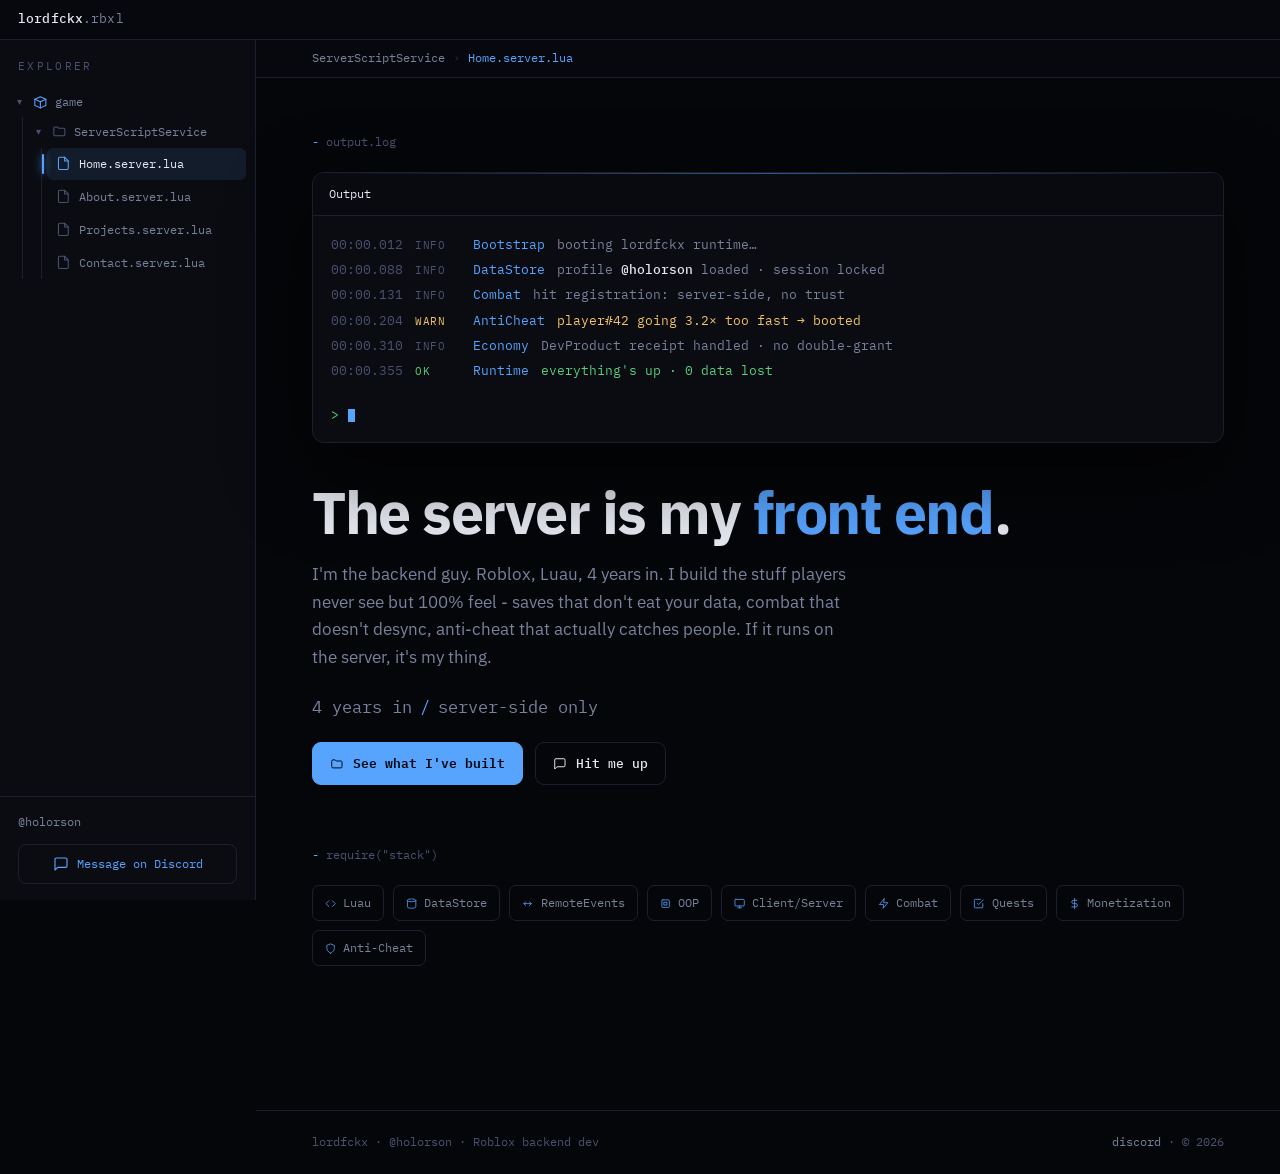
<file: index.html>
<!DOCTYPE html>
<html lang="en">
<head>
  <meta charset="UTF-8">
  <meta name="viewport" content="width=device-width, initial-scale=1.0">
  <title>lordfckx - Roblox Luau Developer | Full-Stack</title>
  <meta name="description" content="Portfolio site of a Roblox scripter. Backend systems, client features, live demo videos.">
  <meta property="og:title" content="lordfckx - Roblox Luau Developer | Full-Stack">
  <meta property="og:description" content="Portfolio site of a Roblox scripter. Backend systems, client features, live demo videos.">
  <meta property="og:url" content="https://lordfckx.github.io/">
  <meta property="og:type" content="website">
  <link rel="icon" href="/favicon.svg" type="image/svg+xml">
  <link rel="preconnect" href="https://fonts.googleapis.com">
  <link rel="preconnect" href="https://fonts.gstatic.com" crossorigin>
  <link href="https://fonts.googleapis.com/css2?family=IBM+Plex+Sans:wght@400;500;600;700&family=IBM+Plex+Mono:wght@400;500;600&display=swap" rel="stylesheet">
  <link rel="stylesheet" href="/styles.css">
</head>
<body>

  <header class="titlebar">
    <button class="titlebar__menu" aria-label="Toggle Explorer">
      <svg class="ic" viewBox="0 0 24 24" style="width:1.1rem;height:1.1rem"><line x1="3" y1="6" x2="21" y2="6"/><line x1="3" y1="12" x2="21" y2="12"/><line x1="3" y1="18" x2="21" y2="18"/></svg>
      Explorer
    </button>
    <div class="titlebar__file"><b>lordfckx</b>.rbxl</div>
  </header>

  <div class="shell">

    <aside class="explorer" id="explorer">
      <div class="explorer__head">Explorer</div>
      <nav class="tree">
        <div class="tree__row tree__row--root"><span class="tw">▾</span>
          <svg class="ic" viewBox="0 0 24 24"><path d="M3 7l9-4 9 4-9 4-9-4z"/><path d="M3 7v10l9 4 9-4V7"/><path d="M12 11v10"/></svg> game</div>
        <div class="tree__group">
          <div class="tree__row"><span class="tw">▾</span>
            <svg class="ic" viewBox="0 0 24 24"><path d="M3 7a2 2 0 0 1 2-2h4l2 2h8a2 2 0 0 1 2 2v8a2 2 0 0 1-2 2H5a2 2 0 0 1-2-2z"/></svg> ServerScriptService</div>
          <div class="tree__group">
            <a class="tree__item is-active" href="/">
              <svg class="ic" viewBox="0 0 24 24"><path d="M14 2H6a2 2 0 0 0-2 2v16a2 2 0 0 0 2 2h12a2 2 0 0 0 2-2V8z"/><path d="M14 2v6h6"/></svg> Home.server.lua</a>
            <a class="tree__item" href="/about/">
              <svg class="ic" viewBox="0 0 24 24"><path d="M14 2H6a2 2 0 0 0-2 2v16a2 2 0 0 0 2 2h12a2 2 0 0 0 2-2V8z"/><path d="M14 2v6h6"/></svg> About.server.lua</a>
            <a class="tree__item" href="/projects/">
              <svg class="ic" viewBox="0 0 24 24"><path d="M14 2H6a2 2 0 0 0-2 2v16a2 2 0 0 0 2 2h12a2 2 0 0 0 2-2V8z"/><path d="M14 2v6h6"/></svg> Projects.server.lua</a>
            <a class="tree__item" href="/contact/">
              <svg class="ic" viewBox="0 0 24 24"><path d="M14 2H6a2 2 0 0 0-2 2v16a2 2 0 0 0 2 2h12a2 2 0 0 0 2-2V8z"/><path d="M14 2v6h6"/></svg> Contact.server.lua</a>
          </div>
        </div>
      </nav>
      <div class="explorer__foot">
        <div class="who">@holorson</div>
        <a class="msg" href="https://discord.com/users/856118993508106252" target="_blank" rel="noopener">
          <svg class="ic" viewBox="0 0 24 24" style="width:1rem;height:1rem"><path d="M21 15a2 2 0 0 1-2 2H7l-4 4V5a2 2 0 0 1 2-2h14a2 2 0 0 1 2 2z"/></svg>
          Message on Discord
        </a>
      </div>
    </aside>
    <div class="scrim" id="scrim"></div>

    <div class="stage">
      <div class="pathtab"><b>ServerScriptService</b> <span class="sep">›</span> <span class="cur">Home.server.lua</span></div>

      <div class="stage__inner">
        <section class="block">
          <p class="kicker">output.log</p>

          <div class="console">
            <div class="console__bar">
              <span class="name">Output</span>
            </div>
            <div class="console__body" id="log">
              <div class="log"><span class="t">00:00.012</span><span class="lv lv-info">info</span><span class="src">Bootstrap</span><span class="msg">booting lordfckx runtime…</span></div>
              <div class="log"><span class="t">00:00.088</span><span class="lv lv-info">info</span><span class="src">DataStore</span><span class="msg">profile <b>@holorson</b> loaded · session locked</span></div>
              <div class="log"><span class="t">00:00.131</span><span class="lv lv-info">info</span><span class="src">Combat</span><span class="msg">hit registration: server-side, no trust</span></div>
              <div class="log log--warn"><span class="t">00:00.204</span><span class="lv lv-warn">warn</span><span class="src">AntiCheat</span><span class="msg">player#42 going 3.2× too fast → booted</span></div>
              <div class="log"><span class="t">00:00.310</span><span class="lv lv-info">info</span><span class="src">Economy</span><span class="msg">DevProduct receipt handled · no double-grant</span></div>
              <div class="log log--ok"><span class="t">00:00.355</span><span class="lv lv-ok">ok</span><span class="src">Runtime</span><span class="msg">everything's up · 0 data lost</span></div>
            </div>
            <div class="console__cmd"><span class="pr">&gt;</span> <span class="caret"></span></div>
          </div>

          <div class="statement reveal">
            <h1 class="title">The server is my <em>front end</em>.</h1>
            <p>I'm the backend guy. Roblox, Luau, <span data-years-from="2022">4</span> years in. I build the stuff players never see but 100% feel - saves that don't eat your data, combat that doesn't desync, anti-cheat that actually catches people. If it runs on the server, it's my thing.</p>
            <p class="spec"><b><span data-years-from="2022">4</span> years in</b><span class="d">/</span><b>server-side only</b></p>
            <div class="cta">
              <a class="btn btn--primary" href="/projects/">
                <svg class="ic" viewBox="0 0 24 24"><path d="M3 7a2 2 0 0 1 2-2h4l2 2h8a2 2 0 0 1 2 2v8a2 2 0 0 1-2 2H5a2 2 0 0 1-2-2z"/></svg>
                See what I've built
              </a>
              <a class="btn btn--ghost" href="https://discord.com/users/856118993508106252" target="_blank" rel="noopener">
                <svg class="ic" viewBox="0 0 24 24"><path d="M21 15a2 2 0 0 1-2 2H7l-4 4V5a2 2 0 0 1 2-2h14a2 2 0 0 1 2 2z"/></svg>
                Hit me up
              </a>
            </div>
          </div>
        </section>

        <section class="stack reveal">
          <p class="kicker">require("stack")</p>
          <div class="stack__grid">
            <span class="chip"><svg class="ic" viewBox="0 0 24 24"><polyline points="16 18 22 12 16 6"/><polyline points="8 6 2 12 8 18"/></svg> Luau</span>
            <span class="chip"><svg class="ic" viewBox="0 0 24 24"><ellipse cx="12" cy="5" rx="9" ry="3"/><path d="M3 5v14c0 1.66 4 3 9 3s9-1.34 9-3V5"/></svg> DataStore</span>
            <span class="chip"><svg class="ic" viewBox="0 0 24 24"><path d="M4 12h16M8 8l-4 4 4 4M16 8l4 4-4 4"/></svg> RemoteEvents</span>
            <span class="chip"><svg class="ic" viewBox="0 0 24 24"><rect x="4" y="4" width="16" height="16" rx="2"/><rect x="9" y="9" width="6" height="6"/></svg> OOP</span>
            <span class="chip"><svg class="ic" viewBox="0 0 24 24"><rect x="2" y="3" width="20" height="14" rx="2"/><path d="M8 21h8M12 17v4"/></svg> Client/Server</span>
            <span class="chip"><svg class="ic" viewBox="0 0 24 24"><polygon points="13 2 3 14 12 14 11 22 21 10 12 10 13 2"/></svg> Combat</span>
            <span class="chip"><svg class="ic" viewBox="0 0 24 24"><path d="M9 11l3 3L22 4"/><path d="M21 12v7a2 2 0 0 1-2 2H5a2 2 0 0 1-2-2V5a2 2 0 0 1 2-2h11"/></svg> Quests</span>
            <span class="chip"><svg class="ic" viewBox="0 0 24 24"><line x1="12" y1="1" x2="12" y2="23"/><path d="M17 5H9.5a3.5 3.5 0 0 0 0 7h5a3.5 3.5 0 0 1 0 7H6"/></svg> Monetization</span>
            <span class="chip"><svg class="ic" viewBox="0 0 24 24"><path d="M12 22s8-4 8-10V5l-8-3-8 3v7c0 6 8 10 8 10z"/></svg> Anti-Cheat</span>
          </div>
        </section>
      </div>

      <footer class="foot">
        <span>lordfckx · @holorson · Roblox backend dev</span>
        <span><a href="https://discord.com/users/856118993508106252" target="_blank" rel="noopener">discord</a> · © <span data-year>2026</span></span>
      </footer>
    </div>
  </div>

  <script src="/app.js"></script>
</body>
</html>
</file>
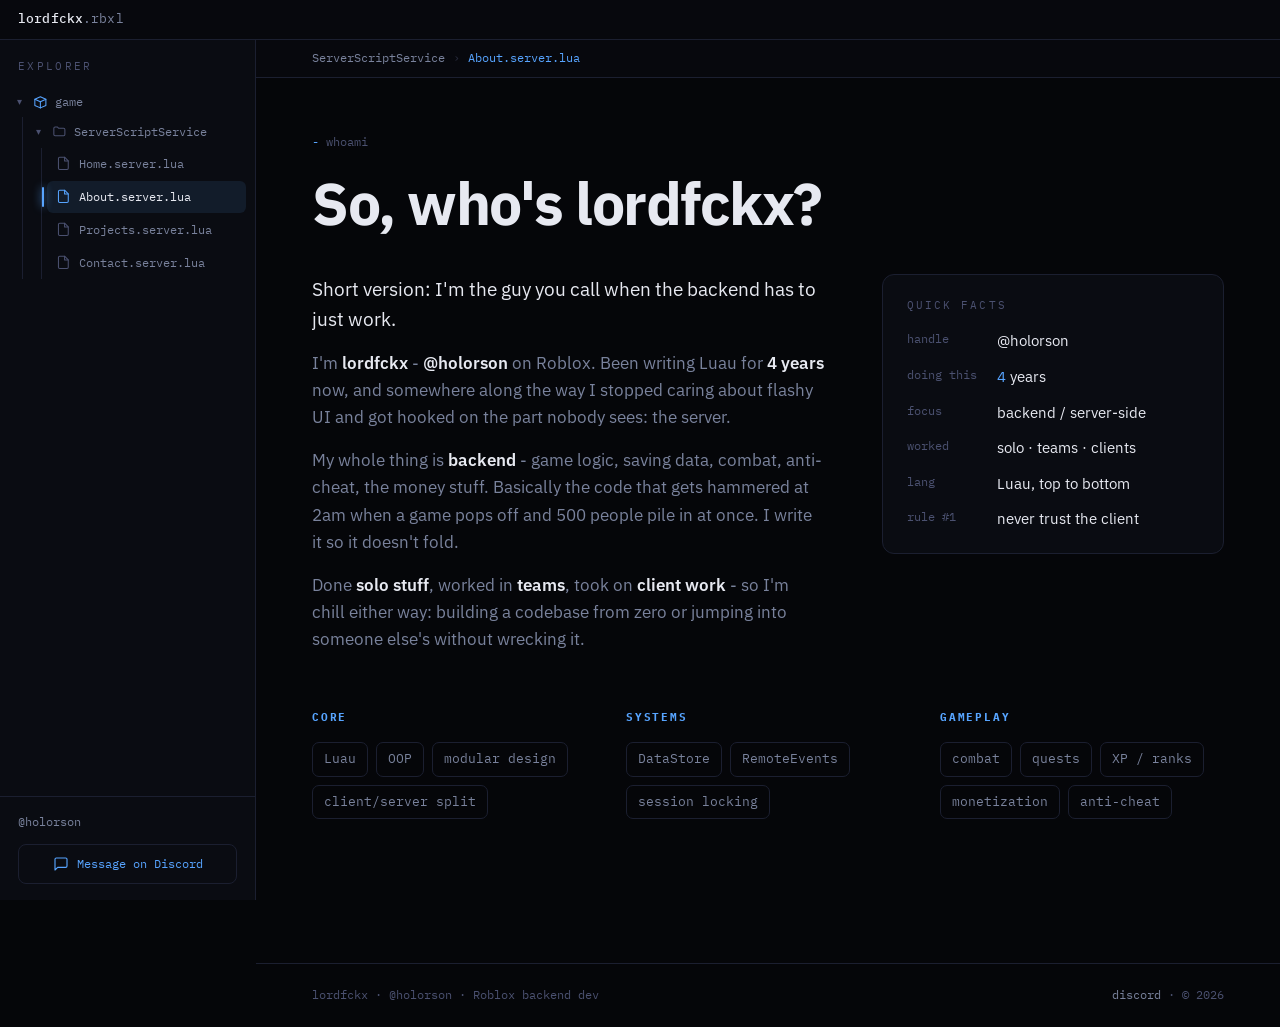
<file: about/index.html>
<!DOCTYPE html>
<html lang="en">
<head>
  <meta charset="UTF-8">
  <meta name="viewport" content="width=device-width, initial-scale=1.0">
  <title>About - lordfckx</title>
  <meta name="description" content="lordfckx (@holorson) - full-cycle server-side scripting for Roblox.">
  <meta property="og:title" content="About - lordfckx">
  <meta property="og:description" content="Who I am, what I do, and why the server is my front end.">
  <meta property="og:url" content="https://lordfckx.github.io/about/">
  <meta property="og:type" content="website">
  <link rel="icon" href="/favicon.svg" type="image/svg+xml">
  <link rel="preconnect" href="https://fonts.googleapis.com">
  <link rel="preconnect" href="https://fonts.gstatic.com" crossorigin>
  <link href="https://fonts.googleapis.com/css2?family=IBM+Plex+Sans:wght@400;500;600;700&family=IBM+Plex+Mono:wght@400;500;600&display=swap" rel="stylesheet">
  <link rel="stylesheet" href="/styles.css">
</head>
<body>

  <header class="titlebar">
    <button class="titlebar__menu" aria-label="Toggle Explorer">
      <svg class="ic" viewBox="0 0 24 24" style="width:1.1rem;height:1.1rem"><line x1="3" y1="6" x2="21" y2="6"/><line x1="3" y1="12" x2="21" y2="12"/><line x1="3" y1="18" x2="21" y2="18"/></svg>
      Explorer
    </button>
    <div class="titlebar__file"><b>lordfckx</b>.rbxl</div>
  </header>

  <div class="shell">
    <aside class="explorer" id="explorer">
      <div class="explorer__head">Explorer</div>
      <nav class="tree">
        <div class="tree__row tree__row--root"><span class="tw">▾</span>
          <svg class="ic" viewBox="0 0 24 24"><path d="M3 7l9-4 9 4-9 4-9-4z"/><path d="M3 7v10l9 4 9-4V7"/><path d="M12 11v10"/></svg> game</div>
        <div class="tree__group">
          <div class="tree__row"><span class="tw">▾</span>
            <svg class="ic" viewBox="0 0 24 24"><path d="M3 7a2 2 0 0 1 2-2h4l2 2h8a2 2 0 0 1 2 2v8a2 2 0 0 1-2 2H5a2 2 0 0 1-2-2z"/></svg> ServerScriptService</div>
          <div class="tree__group">
            <a class="tree__item" href="/">
              <svg class="ic" viewBox="0 0 24 24"><path d="M14 2H6a2 2 0 0 0-2 2v16a2 2 0 0 0 2 2h12a2 2 0 0 0 2-2V8z"/><path d="M14 2v6h6"/></svg> Home.server.lua</a>
            <a class="tree__item is-active" href="/about/">
              <svg class="ic" viewBox="0 0 24 24"><path d="M14 2H6a2 2 0 0 0-2 2v16a2 2 0 0 0 2 2h12a2 2 0 0 0 2-2V8z"/><path d="M14 2v6h6"/></svg> About.server.lua</a>
            <a class="tree__item" href="/projects/">
              <svg class="ic" viewBox="0 0 24 24"><path d="M14 2H6a2 2 0 0 0-2 2v16a2 2 0 0 0 2 2h12a2 2 0 0 0 2-2V8z"/><path d="M14 2v6h6"/></svg> Projects.server.lua</a>
            <a class="tree__item" href="/contact/">
              <svg class="ic" viewBox="0 0 24 24"><path d="M14 2H6a2 2 0 0 0-2 2v16a2 2 0 0 0 2 2h12a2 2 0 0 0 2-2V8z"/><path d="M14 2v6h6"/></svg> Contact.server.lua</a>
          </div>
        </div>
      </nav>
      <div class="explorer__foot">
        <div class="who">@holorson</div>
        <a class="msg" href="https://discord.com/users/856118993508106252" target="_blank" rel="noopener">
          <svg class="ic" viewBox="0 0 24 24" style="width:1rem;height:1rem"><path d="M21 15a2 2 0 0 1-2 2H7l-4 4V5a2 2 0 0 1 2-2h14a2 2 0 0 1 2 2z"/></svg>
          Message on Discord
        </a>
      </div>
    </aside>
    <div class="scrim" id="scrim"></div>

    <div class="stage">
      <div class="pathtab"><b>ServerScriptService</b> <span class="sep">›</span> <span class="cur">About.server.lua</span></div>

      <div class="stage__inner">
        <section class="block">
          <p class="kicker">whoami</p>
          <h1 class="title">So, who's lordfckx?</h1>

          <div class="about2">
            <div class="bio reveal">
              <p class="lead">Short version: I'm the guy you call when the backend has to just work.</p>
              <p>I'm <b>lordfckx</b> - <b>@holorson</b> on Roblox. Been writing Luau for <b><span data-years-from="2022">4</span> years</b> now, and somewhere along the way I stopped caring about flashy UI and got hooked on the part nobody sees: the server.</p>
              <p>My whole thing is <b>backend</b> - game logic, saving data, combat, anti-cheat, the money stuff. Basically the code that gets hammered at 2am when a game pops off and 500 people pile in at once. I write it so it doesn't fold.</p>
              <p>Done <b>solo stuff</b>, worked in <b>teams</b>, took on <b>client work</b> - so I'm chill either way: building a codebase from zero or jumping into someone else's without wrecking it.</p>
            </div>

            <aside class="facts reveal" data-delay="120">
              <p class="facts__t">quick facts</p>
              <dl>
                <dt>handle</dt><dd>@holorson</dd>
                <dt>doing this</dt><dd><span data-years-from="2022">4</span> years</dd>
                <dt>focus</dt><dd>backend / server-side</dd>
                <dt>worked</dt><dd>solo · teams · clients</dd>
                <dt>lang</dt><dd>Luau, top to bottom</dd>
                <dt>rule #1</dt><dd>never trust the client</dd>
              </dl>
            </aside>
          </div>

          <div class="skills2 reveal" data-delay="80">
            <div class="skillcol">
              <h4>core</h4>
              <div class="row">
                <span class="sk">Luau</span><span class="sk">OOP</span><span class="sk">modular design</span><span class="sk">client/server split</span>
              </div>
            </div>
            <div class="skillcol">
              <h4>systems</h4>
              <div class="row">
                <span class="sk">DataStore</span><span class="sk">RemoteEvents</span><span class="sk">session locking</span>
              </div>
            </div>
            <div class="skillcol">
              <h4>gameplay</h4>
              <div class="row">
                <span class="sk">combat</span><span class="sk">quests</span><span class="sk">XP / ranks</span><span class="sk">monetization</span><span class="sk">anti-cheat</span>
              </div>
            </div>
          </div>
        </section>
      </div>

      <footer class="foot">
        <span>lordfckx · @holorson · Roblox backend dev</span>
        <span><a href="https://discord.com/users/856118993508106252" target="_blank" rel="noopener">discord</a> · © <span data-year>2026</span></span>
      </footer>
    </div>
  </div>

  <script src="/app.js"></script>
</body>
</html>
</file>
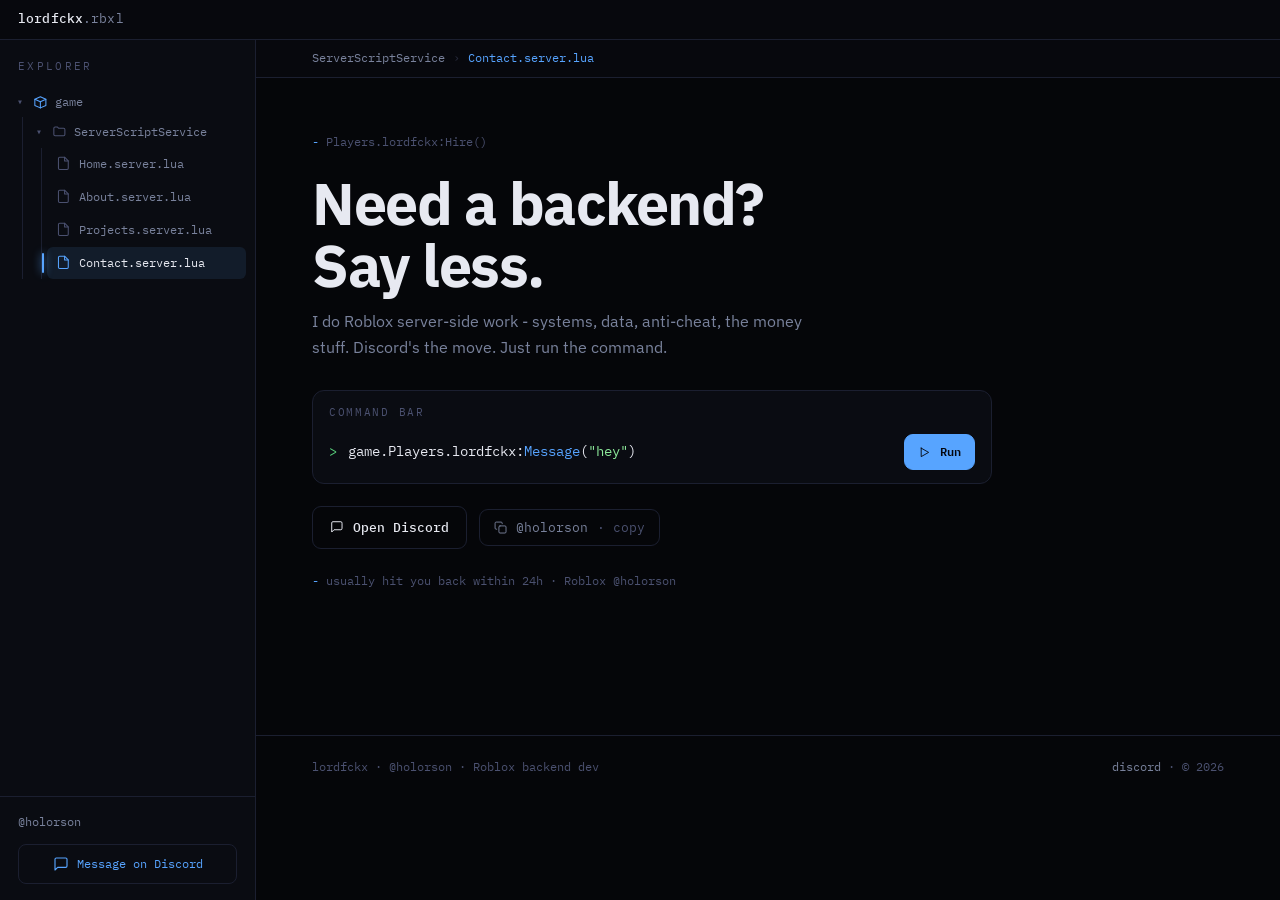
<file: contact/index.html>
<!DOCTYPE html>
<html lang="en">
<head>
  <meta charset="UTF-8">
  <meta name="viewport" content="width=device-width, initial-scale=1.0">
  <title>Contact - lordfckx</title>
  <meta name="description" content="Taking Roblox backend projects. Reach out on Discord.">
  <meta property="og:title" content="Contact - lordfckx">
  <meta property="og:description" content="Need a backend? Say less. Discord is the move.">
  <meta property="og:url" content="https://lordfckx.github.io/contact/">
  <meta property="og:type" content="website">
  <link rel="icon" href="/favicon.svg" type="image/svg+xml">
  <link rel="preconnect" href="https://fonts.googleapis.com">
  <link rel="preconnect" href="https://fonts.gstatic.com" crossorigin>
  <link href="https://fonts.googleapis.com/css2?family=IBM+Plex+Sans:wght@400;500;600;700&family=IBM+Plex+Mono:wght@400;500;600&display=swap" rel="stylesheet">
  <link rel="stylesheet" href="/styles.css">
</head>
<body>

  <header class="titlebar">
    <button class="titlebar__menu" aria-label="Toggle Explorer">
      <svg class="ic" viewBox="0 0 24 24" style="width:1.1rem;height:1.1rem"><line x1="3" y1="6" x2="21" y2="6"/><line x1="3" y1="12" x2="21" y2="12"/><line x1="3" y1="18" x2="21" y2="18"/></svg>
      Explorer
    </button>
    <div class="titlebar__file"><b>lordfckx</b>.rbxl</div>
  </header>

  <div class="shell">
    <aside class="explorer" id="explorer">
      <div class="explorer__head">Explorer</div>
      <nav class="tree">
        <div class="tree__row tree__row--root"><span class="tw">▾</span>
          <svg class="ic" viewBox="0 0 24 24"><path d="M3 7l9-4 9 4-9 4-9-4z"/><path d="M3 7v10l9 4 9-4V7"/><path d="M12 11v10"/></svg> game</div>
        <div class="tree__group">
          <div class="tree__row"><span class="tw">▾</span>
            <svg class="ic" viewBox="0 0 24 24"><path d="M3 7a2 2 0 0 1 2-2h4l2 2h8a2 2 0 0 1 2 2v8a2 2 0 0 1-2 2H5a2 2 0 0 1-2-2z"/></svg> ServerScriptService</div>
          <div class="tree__group">
            <a class="tree__item" href="/">
              <svg class="ic" viewBox="0 0 24 24"><path d="M14 2H6a2 2 0 0 0-2 2v16a2 2 0 0 0 2 2h12a2 2 0 0 0 2-2V8z"/><path d="M14 2v6h6"/></svg> Home.server.lua</a>
            <a class="tree__item" href="/about/">
              <svg class="ic" viewBox="0 0 24 24"><path d="M14 2H6a2 2 0 0 0-2 2v16a2 2 0 0 0 2 2h12a2 2 0 0 0 2-2V8z"/><path d="M14 2v6h6"/></svg> About.server.lua</a>
            <a class="tree__item" href="/projects/">
              <svg class="ic" viewBox="0 0 24 24"><path d="M14 2H6a2 2 0 0 0-2 2v16a2 2 0 0 0 2 2h12a2 2 0 0 0 2-2V8z"/><path d="M14 2v6h6"/></svg> Projects.server.lua</a>
            <a class="tree__item is-active" href="/contact/">
              <svg class="ic" viewBox="0 0 24 24"><path d="M14 2H6a2 2 0 0 0-2 2v16a2 2 0 0 0 2 2h12a2 2 0 0 0 2-2V8z"/><path d="M14 2v6h6"/></svg> Contact.server.lua</a>
          </div>
        </div>
      </nav>
      <div class="explorer__foot">
        <div class="who">@holorson</div>
        <a class="msg" href="https://discord.com/users/856118993508106252" target="_blank" rel="noopener">
          <svg class="ic" viewBox="0 0 24 24" style="width:1rem;height:1rem"><path d="M21 15a2 2 0 0 1-2 2H7l-4 4V5a2 2 0 0 1 2-2h14a2 2 0 0 1 2 2z"/></svg>
          Message on Discord
        </a>
      </div>
    </aside>
    <div class="scrim" id="scrim"></div>

    <div class="stage">
      <div class="pathtab"><b>ServerScriptService</b> <span class="sep">›</span> <span class="cur">Contact.server.lua</span></div>

      <div class="stage__inner">
        <section class="block contact">
          <p class="kicker">Players.lordfckx:Hire()</p>
          <h1 class="title">Need a backend?<br>Say less.</h1>
          <p style="color:var(--ink-dim);margin-top:14px;max-width:50ch">I do Roblox server-side work - systems, data, anti-cheat, the money stuff. Discord's the move. Just run the command.</p>

          <div class="cmdbar reveal">
            <div class="cmdbar__label">Command Bar</div>
            <div class="cmdbar__line">
              <span class="pr">&gt;</span>
              <span class="code" data-type='game.Players.lordfckx:Message()'>game.Players.lordfckx:<span class="f">Message</span>(<span class="s">"hey"</span>)</span>
              <a class="btn btn--primary btn--sm run" href="https://discord.com/users/856118993508106252" target="_blank" rel="noopener">
                <svg class="ic" viewBox="0 0 24 24"><polygon points="6 4 20 12 6 20 6 4"/></svg> Run
              </a>
            </div>
          </div>

          <div class="contact__row reveal" data-delay="120">
            <a class="btn btn--ghost" href="https://discord.com/users/856118993508106252" target="_blank" rel="noopener">
              <svg class="ic" viewBox="0 0 24 24"><path d="M21 15a2 2 0 0 1-2 2H7l-4 4V5a2 2 0 0 1 2-2h14a2 2 0 0 1 2 2z"/></svg>
              Open Discord
            </a>
            <button class="idcopy" data-copy="holorson" title="Click to copy">
              <svg class="ic" viewBox="0 0 24 24"><rect x="9" y="9" width="13" height="13" rx="2"/><path d="M5 15H4a2 2 0 0 1-2-2V4a2 2 0 0 1 2-2h9a2 2 0 0 1 2 2v1"/></svg>
              @holorson <span class="lbl">· copy</span>
            </button>
          </div>

          <p class="contact__note">usually hit you back within 24h · Roblox @holorson</p>
        </section>
      </div>

      <footer class="foot">
        <span>lordfckx · @holorson · Roblox backend dev</span>
        <span><a href="https://discord.com/users/856118993508106252" target="_blank" rel="noopener">discord</a> · © <span data-year>2026</span></span>
      </footer>
    </div>
  </div>

  <script src="/app.js"></script>
</body>
</html>
</file>
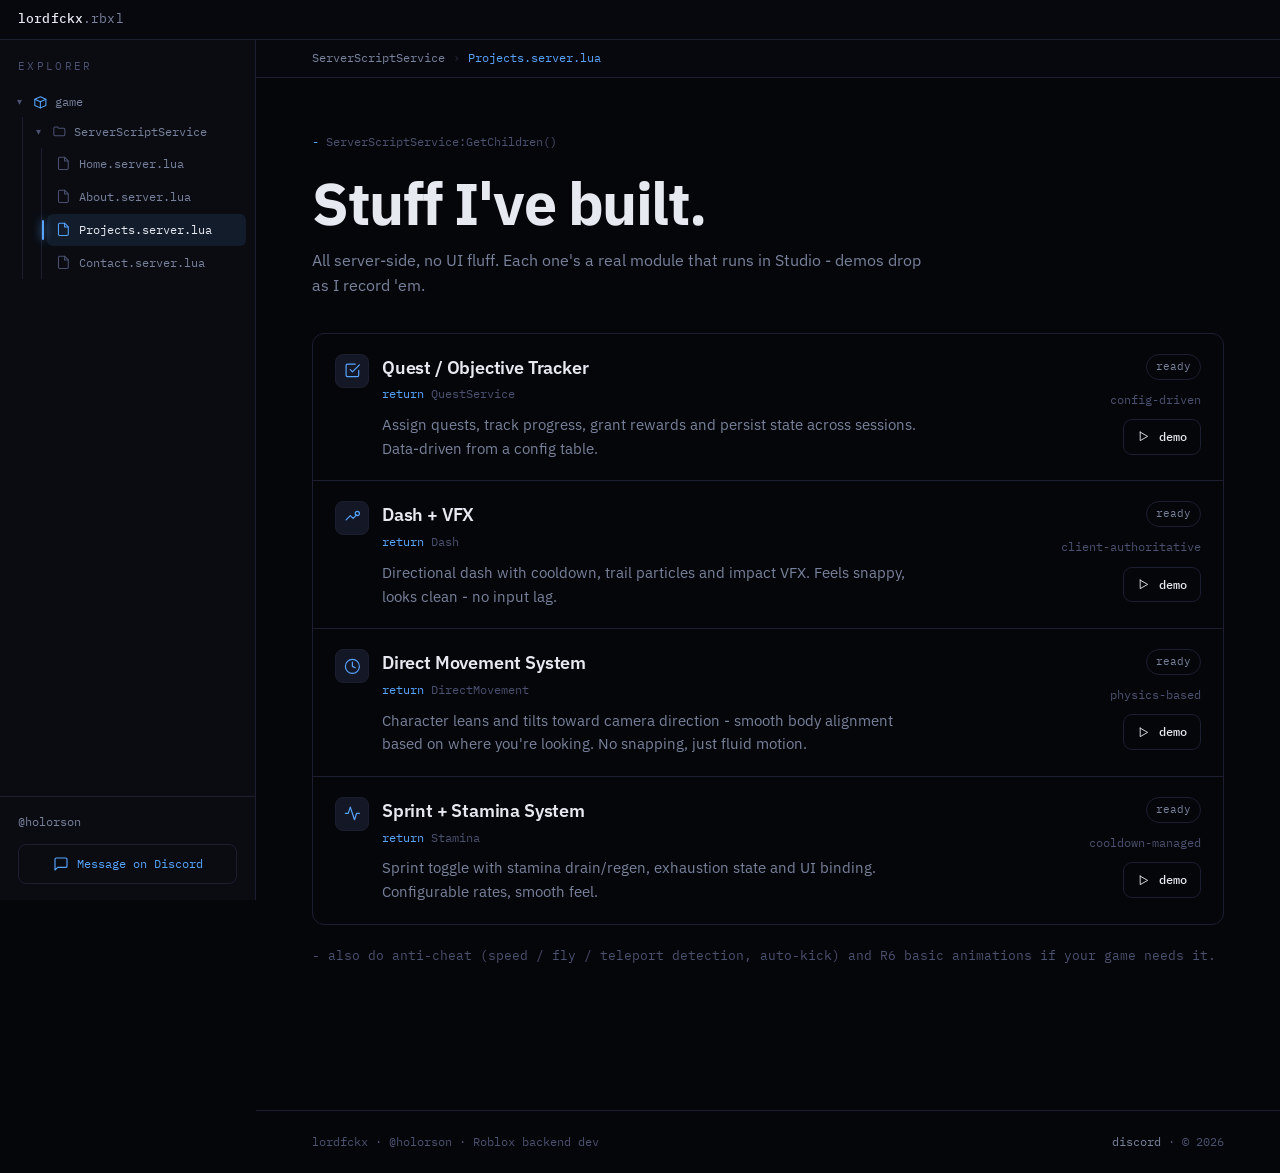
<file: projects/index.html>
<!DOCTYPE html>
<html lang="en">
<head>
  <meta charset="UTF-8">
  <meta name="viewport" content="width=device-width, initial-scale=1.0">
  <title>Projects - lordfckx</title>
  <meta name="description" content="Roblox server-side modules: quests, dash, movement, stamina - plus anti-cheat and R6 animations.">
  <meta property="og:title" content="Projects - lordfckx">
  <meta property="og:description" content="Stuff I've built. Live demo videos for each system - quests, dash+VFX, movement, stamina.">
  <meta property="og:url" content="https://lordfckx.github.io/projects/">
  <meta property="og:type" content="website">
  <link rel="icon" href="/favicon.svg" type="image/svg+xml">
  <link rel="preconnect" href="https://fonts.googleapis.com">
  <link rel="preconnect" href="https://fonts.gstatic.com" crossorigin>
  <link href="https://fonts.googleapis.com/css2?family=IBM+Plex+Sans:wght@400;500;600;700&family=IBM+Plex+Mono:wght@400;500;600&display=swap" rel="stylesheet">
  <link rel="stylesheet" href="/styles.css">
</head>
<body>

  <header class="titlebar">
    <button class="titlebar__menu" aria-label="Toggle Explorer">
      <svg class="ic" viewBox="0 0 24 24" style="width:1.1rem;height:1.1rem"><line x1="3" y1="6" x2="21" y2="6"/><line x1="3" y1="12" x2="21" y2="12"/><line x1="3" y1="18" x2="21" y2="18"/></svg>
      Explorer
    </button>
    <div class="titlebar__file"><b>lordfckx</b>.rbxl</div>
  </header>

  <div class="shell">
    <aside class="explorer" id="explorer">
      <div class="explorer__head">Explorer</div>
      <nav class="tree">
        <div class="tree__row tree__row--root"><span class="tw">▾</span>
          <svg class="ic" viewBox="0 0 24 24"><path d="M3 7l9-4 9 4-9 4-9-4z"/><path d="M3 7v10l9 4 9-4V7"/><path d="M12 11v10"/></svg> game</div>
        <div class="tree__group">
          <div class="tree__row"><span class="tw">▾</span>
            <svg class="ic" viewBox="0 0 24 24"><path d="M3 7a2 2 0 0 1 2-2h4l2 2h8a2 2 0 0 1 2 2v8a2 2 0 0 1-2 2H5a2 2 0 0 1-2-2z"/></svg> ServerScriptService</div>
          <div class="tree__group">
            <a class="tree__item" href="/">
              <svg class="ic" viewBox="0 0 24 24"><path d="M14 2H6a2 2 0 0 0-2 2v16a2 2 0 0 0 2 2h12a2 2 0 0 0 2-2V8z"/><path d="M14 2v6h6"/></svg> Home.server.lua</a>
            <a class="tree__item" href="/about/">
              <svg class="ic" viewBox="0 0 24 24"><path d="M14 2H6a2 2 0 0 0-2 2v16a2 2 0 0 0 2 2h12a2 2 0 0 0 2-2V8z"/><path d="M14 2v6h6"/></svg> About.server.lua</a>
            <a class="tree__item is-active" href="/projects/">
              <svg class="ic" viewBox="0 0 24 24"><path d="M14 2H6a2 2 0 0 0-2 2v16a2 2 0 0 0 2 2h12a2 2 0 0 0 2-2V8z"/><path d="M14 2v6h6"/></svg> Projects.server.lua</a>
            <a class="tree__item" href="/contact/">
              <svg class="ic" viewBox="0 0 24 24"><path d="M14 2H6a2 2 0 0 0-2 2v16a2 2 0 0 0 2 2h12a2 2 0 0 0 2-2V8z"/><path d="M14 2v6h6"/></svg> Contact.server.lua</a>
          </div>
        </div>
      </nav>
      <div class="explorer__foot">
        <div class="who">@holorson</div>
        <a class="msg" href="https://discord.com/users/856118993508106252" target="_blank" rel="noopener">
          <svg class="ic" viewBox="0 0 24 24" style="width:1rem;height:1rem"><path d="M21 15a2 2 0 0 1-2 2H7l-4 4V5a2 2 0 0 1 2-2h14a2 2 0 0 1 2 2z"/></svg>
          Message on Discord
        </a>
      </div>
    </aside>
    <div class="scrim" id="scrim"></div>

    <div class="stage">
      <div class="pathtab"><b>ServerScriptService</b> <span class="sep">›</span> <span class="cur">Projects.server.lua</span></div>

      <div class="stage__inner">
        <section class="block">
          <p class="kicker">ServerScriptService:GetChildren()</p>
          <h1 class="title">Stuff I've built.</h1>
          <p style="color:var(--ink-dim);margin-top:14px;max-width:62ch">All server-side, no UI fluff. Each one's a real module that runs in Studio - demos drop as I record 'em.</p>

          <ol class="modules" style="margin-top:34px">

            <li class="mod reveal" data-delay="60">
              <div class="mod__head">
                <span class="mod__icon"><svg class="ic" viewBox="0 0 24 24"><path d="M9 11l3 3L22 4"/><path d="M21 12v7a2 2 0 0 1-2 2H5a2 2 0 0 1-2-2V5a2 2 0 0 1 2-2h11"/></svg></span>
                <div>
                  <div class="mod__name">Quest / Objective Tracker</div>
                  <div class="mod__sig"><span class="ret">return</span> QuestService</div>
                  <p class="mod__desc">Assign quests, track progress, grant rewards and persist state across sessions. Data-driven from a config table.</p>
                </div>
              </div>
              <div class="mod__side">
                <span class="pill">ready</span>
                <div class="mod__tags"><span>config-driven</span></div>
                <a class="btn btn--ghost btn--sm" href="https://youtu.be/t2Tkvl0ql2k" target="_blank" rel="noopener"><svg class="ic" viewBox="0 0 24 24"><polygon points="6 4 20 12 6 20 6 4"/></svg> demo</a>
              </div>
            </li>

            <li class="mod reveal" data-delay="100">
              <div class="mod__head">
                <span class="mod__icon"><svg class="ic" viewBox="0 0 24 24"><path d="M18 7l-5 5-4-4-6 6"/><circle cx="19" cy="5" r="3"/></svg></span>
                <div>
                  <div class="mod__name">Dash + VFX</div>
                  <div class="mod__sig"><span class="ret">return</span> Dash</div>
                  <p class="mod__desc">Directional dash with cooldown, trail particles and impact VFX. Feels snappy, looks clean - no input lag.</p>
                </div>
              </div>
              <div class="mod__side">
                <span class="pill">ready</span>
                <div class="mod__tags"><span>client-authoritative</span></div>
                <a class="btn btn--ghost btn--sm" href="https://youtu.be/hzNSD5kv-Ps" target="_blank" rel="noopener"><svg class="ic" viewBox="0 0 24 24"><polygon points="6 4 20 12 6 20 6 4"/></svg> demo</a>
              </div>
            </li>

            <li class="mod reveal" data-delay="60">
              <div class="mod__head">
                <span class="mod__icon"><svg class="ic" viewBox="0 0 24 24"><circle cx="12" cy="12" r="10"/><polyline points="12 6 12 12 16 14"/></svg></span>
                <div>
                  <div class="mod__name">Direct Movement System</div>
                  <div class="mod__sig"><span class="ret">return</span> DirectMovement</div>
                  <p class="mod__desc">Character leans and tilts toward camera direction - smooth body alignment based on where you're looking. No snapping, just fluid motion.</p>
                </div>
              </div>
              <div class="mod__side">
                <span class="pill">ready</span>
                <div class="mod__tags"><span>physics-based</span></div>
                <a class="btn btn--ghost btn--sm" href="https://youtu.be/YhdZ5WLpW8U" target="_blank" rel="noopener"><svg class="ic" viewBox="0 0 24 24"><polygon points="6 4 20 12 6 20 6 4"/></svg> demo</a>
              </div>
            </li>

            <li class="mod reveal" data-delay="100">
              <div class="mod__head">
                <span class="mod__icon"><svg class="ic" viewBox="0 0 24 24"><path d="M22 12h-4l-3 9L9 3l-3 9H2"/></svg></span>
                <div>
                  <div class="mod__name">Sprint + Stamina System</div>
                  <div class="mod__sig"><span class="ret">return</span> Stamina</div>
                  <p class="mod__desc">Sprint toggle with stamina drain/regen, exhaustion state and UI binding. Configurable rates, smooth feel.</p>
                </div>
              </div>
              <div class="mod__side">
                <span class="pill">ready</span>
                <div class="mod__tags"><span>cooldown-managed</span></div>
                <a class="btn btn--ghost btn--sm" href="https://youtu.be/yt4Ct26gsO8" target="_blank" rel="noopener"><svg class="ic" viewBox="0 0 24 24"><polygon points="6 4 20 12 6 20 6 4"/></svg> demo</a>
              </div>
            </li>

          </ol>

          <p style="color:var(--ink-faint);font-family:var(--mono);font-size:0.82rem;margin-top:20px">- also do anti-cheat (speed / fly / teleport detection, auto-kick) and R6 basic animations if your game needs it.</p>
        </section>
      </div>

      <footer class="foot">
        <span>lordfckx · @holorson · Roblox backend dev</span>
        <span><a href="https://discord.com/users/856118993508106252" target="_blank" rel="noopener">discord</a> · © <span data-year>2026</span></span>
      </footer>
    </div>
  </div>

  <script src="/app.js"></script>
</body>
</html>
</file>
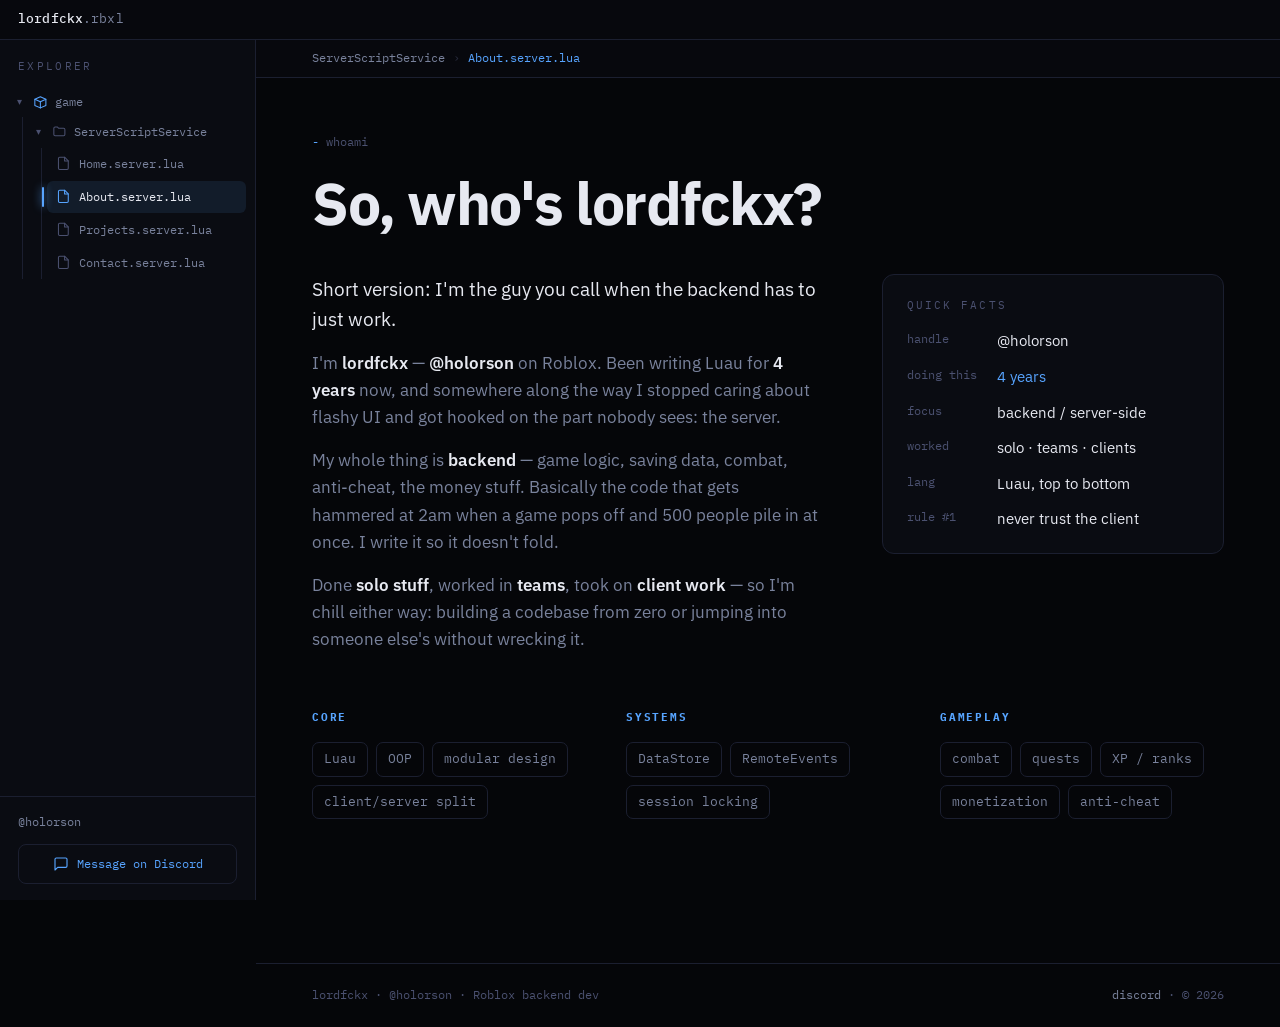
<file: about.html>
<!DOCTYPE html>
<html lang="en">
<head>
  <meta charset="UTF-8">
  <meta name="viewport" content="width=device-width, initial-scale=1.0">
  <title>About — lordfckx</title>
  <meta name="description" content="lordfckx (@holorson) — 4 years of Luau. Full-cycle server-side scripting for Roblox.">
  <link rel="icon" href="favicon.svg" type="image/svg+xml">
  <link rel="preconnect" href="https://fonts.googleapis.com">
  <link rel="preconnect" href="https://fonts.gstatic.com" crossorigin>
  <link href="https://fonts.googleapis.com/css2?family=IBM+Plex+Sans:wght@400;500;600;700&family=IBM+Plex+Mono:wght@400;500;600&display=swap" rel="stylesheet">
  <link rel="stylesheet" href="styles.css">
</head>
<body>

  <header class="titlebar">
    <button class="titlebar__menu" aria-label="Toggle Explorer">
      <svg class="ic" viewBox="0 0 24 24" style="width:1.1rem;height:1.1rem"><line x1="3" y1="6" x2="21" y2="6"/><line x1="3" y1="12" x2="21" y2="12"/><line x1="3" y1="18" x2="21" y2="18"/></svg>
      Explorer
    </button>
    <div class="titlebar__file"><b>lordfckx</b>.rbxl</div>
  </header>

  <div class="shell">
    <aside class="explorer" id="explorer">
      <div class="explorer__head">Explorer</div>
      <nav class="tree">
        <div class="tree__row tree__row--root"><span class="tw">▾</span>
          <svg class="ic" viewBox="0 0 24 24"><path d="M3 7l9-4 9 4-9 4-9-4z"/><path d="M3 7v10l9 4 9-4V7"/><path d="M12 11v10"/></svg> game</div>
        <div class="tree__group">
          <div class="tree__row"><span class="tw">▾</span>
            <svg class="ic" viewBox="0 0 24 24"><path d="M3 7a2 2 0 0 1 2-2h4l2 2h8a2 2 0 0 1 2 2v8a2 2 0 0 1-2 2H5a2 2 0 0 1-2-2z"/></svg> ServerScriptService</div>
          <div class="tree__group">
            <a class="tree__item" href="index.html">
              <svg class="ic" viewBox="0 0 24 24"><path d="M14 2H6a2 2 0 0 0-2 2v16a2 2 0 0 0 2 2h12a2 2 0 0 0 2-2V8z"/><path d="M14 2v6h6"/></svg> Home.server.lua</a>
            <a class="tree__item is-active" href="about.html">
              <svg class="ic" viewBox="0 0 24 24"><path d="M14 2H6a2 2 0 0 0-2 2v16a2 2 0 0 0 2 2h12a2 2 0 0 0 2-2V8z"/><path d="M14 2v6h6"/></svg> About.server.lua</a>
            <a class="tree__item" href="projects.html">
              <svg class="ic" viewBox="0 0 24 24"><path d="M14 2H6a2 2 0 0 0-2 2v16a2 2 0 0 0 2 2h12a2 2 0 0 0 2-2V8z"/><path d="M14 2v6h6"/></svg> Projects.server.lua</a>
            <a class="tree__item" href="contact.html">
              <svg class="ic" viewBox="0 0 24 24"><path d="M14 2H6a2 2 0 0 0-2 2v16a2 2 0 0 0 2 2h12a2 2 0 0 0 2-2V8z"/><path d="M14 2v6h6"/></svg> Contact.server.lua</a>
          </div>
        </div>
      </nav>
      <div class="explorer__foot">
        <div class="who">@holorson</div>
        <a class="msg" href="https://discord.com/users/856118993508106252" target="_blank" rel="noopener">
          <svg class="ic" viewBox="0 0 24 24" style="width:1rem;height:1rem"><path d="M21 15a2 2 0 0 1-2 2H7l-4 4V5a2 2 0 0 1 2-2h14a2 2 0 0 1 2 2z"/></svg>
          Message on Discord
        </a>
      </div>
    </aside>
    <div class="scrim" id="scrim"></div>

    <div class="stage">
      <div class="pathtab"><b>ServerScriptService</b> <span class="sep">›</span> <span class="cur">About.server.lua</span></div>

      <div class="stage__inner">
        <section class="block">
          <p class="kicker">whoami</p>
          <h1 class="title">So, who's lordfckx?</h1>

          <div class="about2">
            <div class="bio reveal">
              <p class="lead">Short version: I'm the guy you call when the backend has to just work.</p>
              <p>I'm <b>lordfckx</b> — <b>@holorson</b> on Roblox. Been writing Luau for <b>4 years</b> now, and somewhere along the way I stopped caring about flashy UI and got hooked on the part nobody sees: the server.</p>
              <p>My whole thing is <b>backend</b> — game logic, saving data, combat, anti-cheat, the money stuff. Basically the code that gets hammered at 2am when a game pops off and 500 people pile in at once. I write it so it doesn't fold.</p>
              <p>Done <b>solo stuff</b>, worked in <b>teams</b>, took on <b>client work</b> — so I'm chill either way: building a codebase from zero or jumping into someone else's without wrecking it.</p>
            </div>

            <aside class="facts reveal" data-delay="120">
              <p class="facts__t">quick facts</p>
              <dl>
                <dt>handle</dt><dd>@holorson</dd>
                <dt>doing this</dt><dd><span>4 years</span></dd>
                <dt>focus</dt><dd>backend / server-side</dd>
                <dt>worked</dt><dd>solo · teams · clients</dd>
                <dt>lang</dt><dd>Luau, top to bottom</dd>
                <dt>rule #1</dt><dd>never trust the client</dd>
              </dl>
            </aside>
          </div>

          <div class="skills2 reveal" data-delay="80">
            <div class="skillcol">
              <h4>core</h4>
              <div class="row">
                <span class="sk">Luau</span><span class="sk">OOP</span><span class="sk">modular design</span><span class="sk">client/server split</span>
              </div>
            </div>
            <div class="skillcol">
              <h4>systems</h4>
              <div class="row">
                <span class="sk">DataStore</span><span class="sk">RemoteEvents</span><span class="sk">session locking</span>
              </div>
            </div>
            <div class="skillcol">
              <h4>gameplay</h4>
              <div class="row">
                <span class="sk">combat</span><span class="sk">quests</span><span class="sk">XP / ranks</span><span class="sk">monetization</span><span class="sk">anti-cheat</span>
              </div>
            </div>
          </div>
        </section>
      </div>

      <footer class="foot">
        <span>lordfckx · @holorson · Roblox backend dev</span>
        <span><a href="https://discord.com/users/856118993508106252" target="_blank" rel="noopener">discord</a> · © <span data-year>2026</span></span>
      </footer>
    </div>
  </div>

  <script src="app.js"></script>
</body>
</html>
</file>
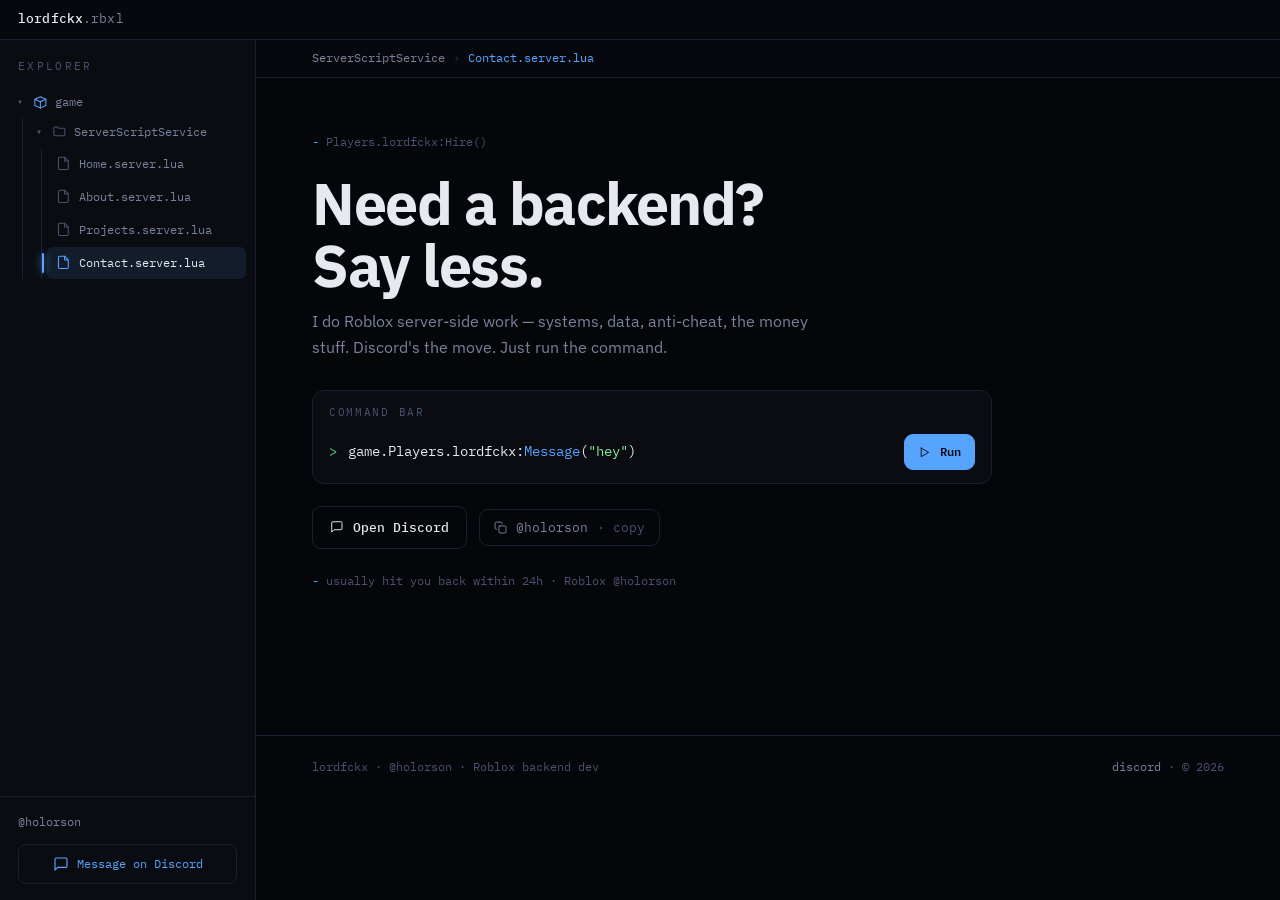
<file: contact.html>
<!DOCTYPE html>
<html lang="en">
<head>
  <meta charset="UTF-8">
  <meta name="viewport" content="width=device-width, initial-scale=1.0">
  <title>Contact — lordfckx</title>
  <meta name="description" content="Taking Roblox backend projects. Reach out on Discord.">
  <link rel="icon" href="favicon.svg" type="image/svg+xml">
  <link rel="preconnect" href="https://fonts.googleapis.com">
  <link rel="preconnect" href="https://fonts.gstatic.com" crossorigin>
  <link href="https://fonts.googleapis.com/css2?family=IBM+Plex+Sans:wght@400;500;600;700&family=IBM+Plex+Mono:wght@400;500;600&display=swap" rel="stylesheet">
  <link rel="stylesheet" href="styles.css">
</head>
<body>

  <header class="titlebar">
    <button class="titlebar__menu" aria-label="Toggle Explorer">
      <svg class="ic" viewBox="0 0 24 24" style="width:1.1rem;height:1.1rem"><line x1="3" y1="6" x2="21" y2="6"/><line x1="3" y1="12" x2="21" y2="12"/><line x1="3" y1="18" x2="21" y2="18"/></svg>
      Explorer
    </button>
    <div class="titlebar__file"><b>lordfckx</b>.rbxl</div>
  </header>

  <div class="shell">
    <aside class="explorer" id="explorer">
      <div class="explorer__head">Explorer</div>
      <nav class="tree">
        <div class="tree__row tree__row--root"><span class="tw">▾</span>
          <svg class="ic" viewBox="0 0 24 24"><path d="M3 7l9-4 9 4-9 4-9-4z"/><path d="M3 7v10l9 4 9-4V7"/><path d="M12 11v10"/></svg> game</div>
        <div class="tree__group">
          <div class="tree__row"><span class="tw">▾</span>
            <svg class="ic" viewBox="0 0 24 24"><path d="M3 7a2 2 0 0 1 2-2h4l2 2h8a2 2 0 0 1 2 2v8a2 2 0 0 1-2 2H5a2 2 0 0 1-2-2z"/></svg> ServerScriptService</div>
          <div class="tree__group">
            <a class="tree__item" href="index.html">
              <svg class="ic" viewBox="0 0 24 24"><path d="M14 2H6a2 2 0 0 0-2 2v16a2 2 0 0 0 2 2h12a2 2 0 0 0 2-2V8z"/><path d="M14 2v6h6"/></svg> Home.server.lua</a>
            <a class="tree__item" href="about.html">
              <svg class="ic" viewBox="0 0 24 24"><path d="M14 2H6a2 2 0 0 0-2 2v16a2 2 0 0 0 2 2h12a2 2 0 0 0 2-2V8z"/><path d="M14 2v6h6"/></svg> About.server.lua</a>
            <a class="tree__item" href="projects.html">
              <svg class="ic" viewBox="0 0 24 24"><path d="M14 2H6a2 2 0 0 0-2 2v16a2 2 0 0 0 2 2h12a2 2 0 0 0 2-2V8z"/><path d="M14 2v6h6"/></svg> Projects.server.lua</a>
            <a class="tree__item is-active" href="contact.html">
              <svg class="ic" viewBox="0 0 24 24"><path d="M14 2H6a2 2 0 0 0-2 2v16a2 2 0 0 0 2 2h12a2 2 0 0 0 2-2V8z"/><path d="M14 2v6h6"/></svg> Contact.server.lua</a>
          </div>
        </div>
      </nav>
      <div class="explorer__foot">
        <div class="who">@holorson</div>
        <a class="msg" href="https://discord.com/users/856118993508106252" target="_blank" rel="noopener">
          <svg class="ic" viewBox="0 0 24 24" style="width:1rem;height:1rem"><path d="M21 15a2 2 0 0 1-2 2H7l-4 4V5a2 2 0 0 1 2-2h14a2 2 0 0 1 2 2z"/></svg>
          Message on Discord
        </a>
      </div>
    </aside>
    <div class="scrim" id="scrim"></div>

    <div class="stage">
      <div class="pathtab"><b>ServerScriptService</b> <span class="sep">›</span> <span class="cur">Contact.server.lua</span></div>

      <div class="stage__inner">
        <section class="block contact">
          <p class="kicker">Players.lordfckx:Hire()</p>
          <h1 class="title">Need a backend?<br>Say less.</h1>
          <p style="color:var(--ink-dim);margin-top:14px;max-width:50ch">I do Roblox server-side work — systems, data, anti-cheat, the money stuff. Discord's the move. Just run the command.</p>

          <div class="cmdbar reveal">
            <div class="cmdbar__label">Command Bar</div>
            <div class="cmdbar__line">
              <span class="pr">&gt;</span>
              <span class="code" data-type='game.Players.lordfckx:Message()'>game.Players.lordfckx:<span class="f">Message</span>(<span class="s">"hey"</span>)</span>
              <a class="btn btn--primary btn--sm run" href="https://discord.com/users/856118993508106252" target="_blank" rel="noopener">
                <svg class="ic" viewBox="0 0 24 24"><polygon points="6 4 20 12 6 20 6 4"/></svg> Run
              </a>
            </div>
          </div>

          <div class="contact__row reveal" data-delay="120">
            <a class="btn btn--ghost" href="https://discord.com/users/856118993508106252" target="_blank" rel="noopener">
              <svg class="ic" viewBox="0 0 24 24"><path d="M21 15a2 2 0 0 1-2 2H7l-4 4V5a2 2 0 0 1 2-2h14a2 2 0 0 1 2 2z"/></svg>
              Open Discord
            </a>
            <button class="idcopy" data-copy="holorson" title="Click to copy">
              <svg class="ic" viewBox="0 0 24 24"><rect x="9" y="9" width="13" height="13" rx="2"/><path d="M5 15H4a2 2 0 0 1-2-2V4a2 2 0 0 1 2-2h9a2 2 0 0 1 2 2v1"/></svg>
              @holorson <span class="lbl">· copy</span>
            </button>
          </div>

          <p class="contact__note">usually hit you back within 24h · Roblox @holorson</p>
        </section>
      </div>

      <footer class="foot">
        <span>lordfckx · @holorson · Roblox backend dev</span>
        <span><a href="https://discord.com/users/856118993508106252" target="_blank" rel="noopener">discord</a> · © <span data-year>2026</span></span>
      </footer>
    </div>
  </div>

  <script src="app.js"></script>
</body>
</html>
</file>
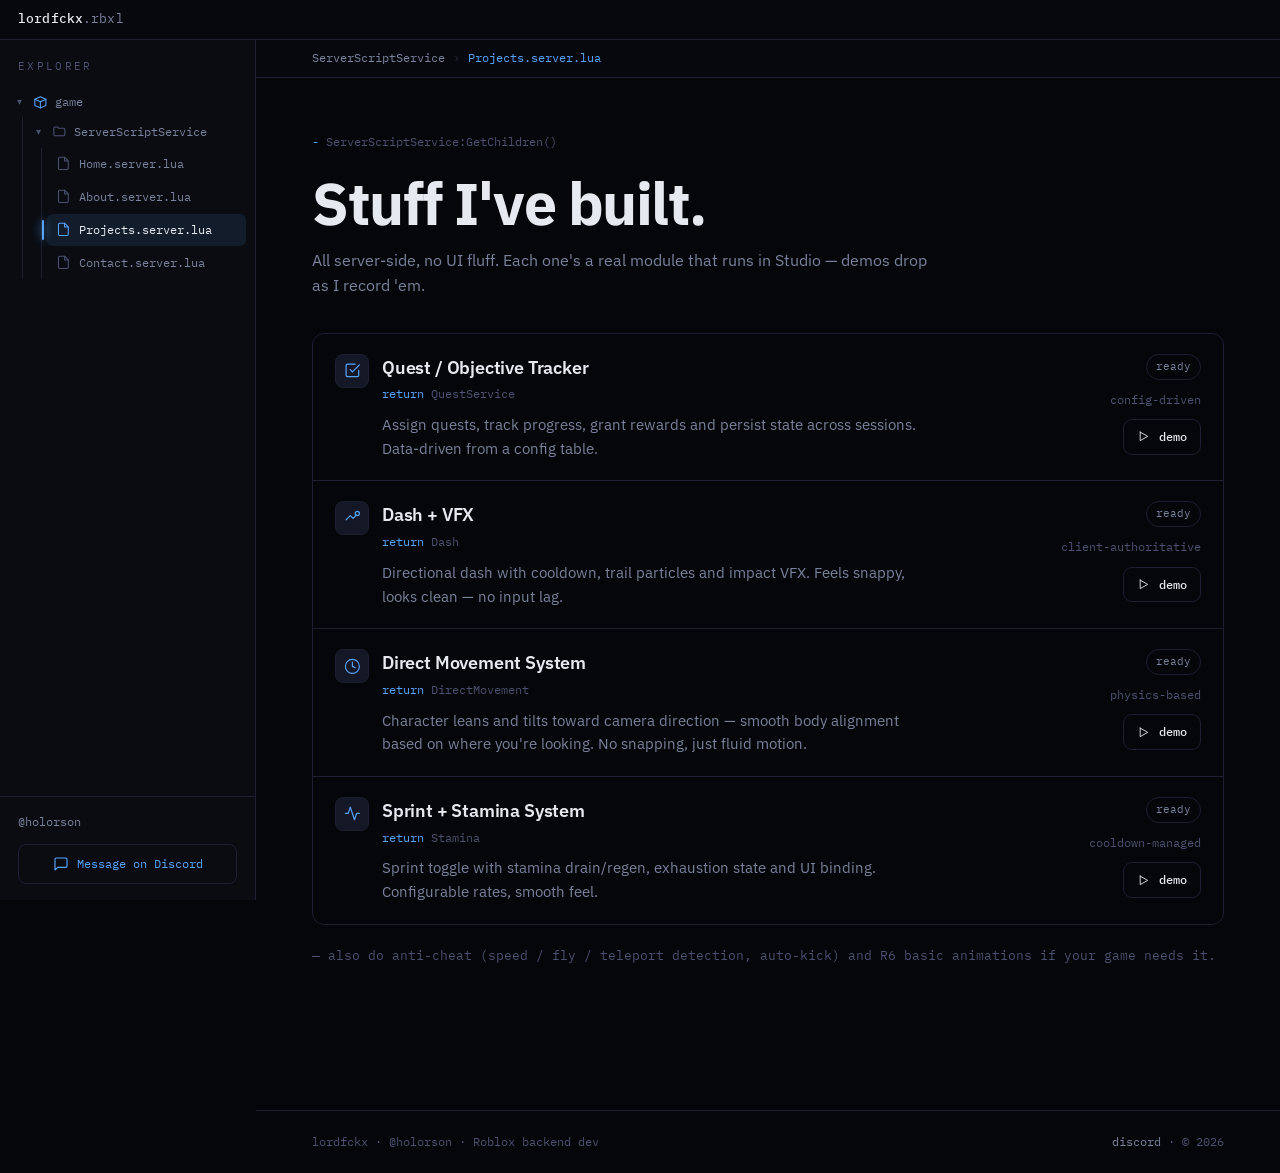
<file: projects.html>
<!DOCTYPE html>
<html lang="en">
<head>
  <meta charset="UTF-8">
  <meta name="viewport" content="width=device-width, initial-scale=1.0">
  <title>Projects — lordfckx</title>
  <meta name="description" content="Server-side Roblox modules: DataStore, combat, quests, progression, monetization, NPC AI (plus anti-cheat).">
  <link rel="icon" href="favicon.svg" type="image/svg+xml">
  <link rel="preconnect" href="https://fonts.googleapis.com">
  <link rel="preconnect" href="https://fonts.gstatic.com" crossorigin>
  <link href="https://fonts.googleapis.com/css2?family=IBM+Plex+Sans:wght@400;500;600;700&family=IBM+Plex+Mono:wght@400;500;600&display=swap" rel="stylesheet">
  <link rel="stylesheet" href="styles.css">
</head>
<body>

  <header class="titlebar">
    <button class="titlebar__menu" aria-label="Toggle Explorer">
      <svg class="ic" viewBox="0 0 24 24" style="width:1.1rem;height:1.1rem"><line x1="3" y1="6" x2="21" y2="6"/><line x1="3" y1="12" x2="21" y2="12"/><line x1="3" y1="18" x2="21" y2="18"/></svg>
      Explorer
    </button>
    <div class="titlebar__file"><b>lordfckx</b>.rbxl</div>
  </header>

  <div class="shell">
    <aside class="explorer" id="explorer">
      <div class="explorer__head">Explorer</div>
      <nav class="tree">
        <div class="tree__row tree__row--root"><span class="tw">▾</span>
          <svg class="ic" viewBox="0 0 24 24"><path d="M3 7l9-4 9 4-9 4-9-4z"/><path d="M3 7v10l9 4 9-4V7"/><path d="M12 11v10"/></svg> game</div>
        <div class="tree__group">
          <div class="tree__row"><span class="tw">▾</span>
            <svg class="ic" viewBox="0 0 24 24"><path d="M3 7a2 2 0 0 1 2-2h4l2 2h8a2 2 0 0 1 2 2v8a2 2 0 0 1-2 2H5a2 2 0 0 1-2-2z"/></svg> ServerScriptService</div>
          <div class="tree__group">
            <a class="tree__item" href="index.html">
              <svg class="ic" viewBox="0 0 24 24"><path d="M14 2H6a2 2 0 0 0-2 2v16a2 2 0 0 0 2 2h12a2 2 0 0 0 2-2V8z"/><path d="M14 2v6h6"/></svg> Home.server.lua</a>
            <a class="tree__item" href="about.html">
              <svg class="ic" viewBox="0 0 24 24"><path d="M14 2H6a2 2 0 0 0-2 2v16a2 2 0 0 0 2 2h12a2 2 0 0 0 2-2V8z"/><path d="M14 2v6h6"/></svg> About.server.lua</a>
            <a class="tree__item is-active" href="projects.html">
              <svg class="ic" viewBox="0 0 24 24"><path d="M14 2H6a2 2 0 0 0-2 2v16a2 2 0 0 0 2 2h12a2 2 0 0 0 2-2V8z"/><path d="M14 2v6h6"/></svg> Projects.server.lua</a>
            <a class="tree__item" href="contact.html">
              <svg class="ic" viewBox="0 0 24 24"><path d="M14 2H6a2 2 0 0 0-2 2v16a2 2 0 0 0 2 2h12a2 2 0 0 0 2-2V8z"/><path d="M14 2v6h6"/></svg> Contact.server.lua</a>
          </div>
        </div>
      </nav>
      <div class="explorer__foot">
        <div class="who">@holorson</div>
        <a class="msg" href="https://discord.com/users/856118993508106252" target="_blank" rel="noopener">
          <svg class="ic" viewBox="0 0 24 24" style="width:1rem;height:1rem"><path d="M21 15a2 2 0 0 1-2 2H7l-4 4V5a2 2 0 0 1 2-2h14a2 2 0 0 1 2 2z"/></svg>
          Message on Discord
        </a>
      </div>
    </aside>
    <div class="scrim" id="scrim"></div>

    <div class="stage">
      <div class="pathtab"><b>ServerScriptService</b> <span class="sep">›</span> <span class="cur">Projects.server.lua</span></div>

      <div class="stage__inner">
        <section class="block">
          <p class="kicker">ServerScriptService:GetChildren()</p>
          <h1 class="title">Stuff I've built.</h1>
          <p style="color:var(--ink-dim);margin-top:14px;max-width:62ch">All server-side, no UI fluff. Each one's a real module that runs in Studio — demos drop as I record 'em.</p>

           <ol class="modules" style="margin-top:34px">

            <li class="mod reveal" data-delay="60">
              <div class="mod__head">
                <span class="mod__icon"><svg class="ic" viewBox="0 0 24 24"><path d="M9 11l3 3L22 4"/><path d="M21 12v7a2 2 0 0 1-2 2H5a2 2 0 0 1-2-2V5a2 2 0 0 1 2-2h11"/></svg></span>
                <div>
                  <div class="mod__name">Quest / Objective Tracker</div>
                  <div class="mod__sig"><span class="ret">return</span> QuestService</div>
                  <p class="mod__desc">Assign quests, track progress, grant rewards and persist state across sessions. Data-driven from a config table.</p>
                </div>
              </div>
              <div class="mod__side">
                <span class="pill">ready</span>
                <div class="mod__tags"><span>config-driven</span></div>
                 <a class="btn btn--ghost btn--sm" href="https://youtu.be/t2Tkvl0ql2k" target="_blank" rel="noopener"><svg class="ic" viewBox="0 0 24 24"><polygon points="6 4 20 12 6 20 6 4"/></svg> demo</a>
              </div>
            </li>

            <li class="mod reveal" data-delay="100">
              <div class="mod__head">
                <span class="mod__icon"><svg class="ic" viewBox="0 0 24 24"><path d="M18 7l-5 5-4-4-6 6"/><circle cx="19" cy="5" r="3"/></svg></span>
                <div>
                  <div class="mod__name">Dash + VFX</div>
                  <div class="mod__sig"><span class="ret">return</span> Dash</div>
                  <p class="mod__desc">Directional dash with cooldown, trail particles and impact VFX. Feels snappy, looks clean — no input lag.</p>
                </div>
              </div>
              <div class="mod__side">
                <span class="pill">ready</span>
                <div class="mod__tags"><span>client-authoritative</span></div>
                <a class="btn btn--ghost btn--sm" href="https://youtu.be/hzNSD5kv-Ps" target="_blank" rel="noopener"><svg class="ic" viewBox="0 0 24 24"><polygon points="6 4 20 12 6 20 6 4"/></svg> demo</a>
              </div>
            </li>

            <li class="mod reveal" data-delay="60">
              <div class="mod__head">
                <span class="mod__icon"><svg class="ic" viewBox="0 0 24 24"><circle cx="12" cy="12" r="10"/><polyline points="12 6 12 12 16 14"/></svg></span>
                <div>
                  <div class="mod__name">Direct Movement System</div>
                  <div class="mod__sig"><span class="ret">return</span> DirectMovement</div>
                   <p class="mod__desc">Character leans and tilts toward camera direction — smooth body alignment based on where you're looking. No snapping, just fluid motion.</p>
                </div>
              </div>
              <div class="mod__side">
                <span class="pill">ready</span>
                <div class="mod__tags"><span>physics-based</span></div>
                <a class="btn btn--ghost btn--sm" href="https://youtu.be/YhdZ5WLpW8U" target="_blank" rel="noopener"><svg class="ic" viewBox="0 0 24 24"><polygon points="6 4 20 12 6 20 6 4"/></svg> demo</a>
              </div>
            </li>

            <li class="mod reveal" data-delay="100">
              <div class="mod__head">
                <span class="mod__icon"><svg class="ic" viewBox="0 0 24 24"><path d="M22 12h-4l-3 9L9 3l-3 9H2"/></svg></span>
                <div>
                  <div class="mod__name">Sprint + Stamina System</div>
                  <div class="mod__sig"><span class="ret">return</span> Stamina</div>
                  <p class="mod__desc">Sprint toggle with stamina drain/regen, exhaustion state and UI binding. Configurable rates, smooth feel.</p>
                </div>
              </div>
              <div class="mod__side">
                <span class="pill">ready</span>
                <div class="mod__tags"><span>cooldown-managed</span></div>
                <a class="btn btn--ghost btn--sm" href="https://youtu.be/yt4Ct26gsO8" target="_blank" rel="noopener"><svg class="ic" viewBox="0 0 24 24"><polygon points="6 4 20 12 6 20 6 4"/></svg> demo</a>
              </div>
            </li>

          </ol>

          <p style="color:var(--ink-faint);font-family:var(--mono);font-size:0.82rem;margin-top:20px">— also do anti-cheat (speed / fly / teleport detection, auto-kick) and R6 basic animations if your game needs it.</p>
        </section>
      </div>

      <footer class="foot">
        <span>lordfckx · @holorson · Roblox backend dev</span>
        <span><a href="https://discord.com/users/856118993508106252" target="_blank" rel="noopener">discord</a> · © <span data-year>2026</span></span>
      </footer>
    </div>
  </div>

  <script src="app.js"></script>
</body>
</html>
</file>
<file: styles.css>
:root {
  --bg:        #050609;
  --panel:     #0a0c12;
  --panel-2:   #10131d;
  --raise:     #141826;
  --line:      #1b1f30;
  --line-soft: #13162170;
  --ink:       #e7e9f1;
  --ink-dim:   #79829c;
  --ink-faint: #4b5170;
  --blue:      #57a4ff;
  --blue-soft: rgba(87,164,255,0.10);
  --warn:      #f3c265;
  --ok:        #58cf7c;
  --err:       #ff6b6b;

  --sans: 'IBM Plex Sans', system-ui, sans-serif;
  --mono: 'IBM Plex Mono', ui-monospace, monospace;

  --bar: 40px;
  --rail: 256px;
  --ease: cubic-bezier(0.2, 0.7, 0.2, 1);
}

*, *::before, *::after { box-sizing: border-box; margin: 0; padding: 0; }
html { scroll-behavior: smooth; }

body {
  background: var(--bg);
  color: var(--ink);
  font-family: var(--sans);
  line-height: 1.6;
  -webkit-font-smoothing: antialiased;
  text-rendering: optimizeLegibility;
}

a { color: inherit; text-decoration: none; }
::selection { background: rgba(87,164,255,0.28); color: #fff; }
:focus-visible { outline: 2px solid var(--blue); outline-offset: 2px; border-radius: 4px; }

.ic { width: 1em; height: 1em; flex: none; stroke: currentColor; fill: none;
      stroke-width: 1.7; stroke-linecap: round; stroke-linejoin: round; }

.titlebar {
  position: sticky; top: 0; z-index: 60; height: var(--bar);
  display: flex; align-items: center; gap: 14px; padding: 0 18px;
  background: #07080d; border-bottom: 1px solid var(--line);
}
.titlebar__menu {
  display: none; align-items: center; gap: 8px; background: none; border: none;
  color: var(--ink-dim); font-family: var(--mono); font-size: 0.78rem; cursor: pointer; padding: 6px 0;
}
.titlebar__file {
  font-family: var(--mono); font-size: 0.8rem; color: var(--ink-dim); letter-spacing: 0.01em;
}
.titlebar__file b { color: var(--ink); font-weight: 500; }

.shell { display: grid; grid-template-columns: var(--rail) 1fr; }

.explorer {
  position: sticky; top: var(--bar); align-self: start; height: calc(100dvh - var(--bar));
  background: var(--panel); border-right: 1px solid var(--line);
  display: flex; flex-direction: column; overflow-y: auto;
}
.explorer__head {
  font-family: var(--mono); font-size: 0.66rem; letter-spacing: 0.22em; text-transform: uppercase;
  color: var(--ink-faint); padding: 18px 18px 12px;
}
.tree { padding: 0 9px; }
.tree__row {
  display: flex; align-items: center; gap: 7px; padding: 5px 8px;
  font-family: var(--mono); font-size: 0.78rem; color: var(--ink-dim);
}
.tree__row .tw { color: var(--ink-faint); font-size: 0.62rem; width: 9px; }
.tree__row .ic { color: var(--ink-faint); width: 0.92rem; height: 0.92rem; }
.tree__row--root .ic { color: var(--blue); }
.tree__group { margin-left: 13px; border-left: 1px solid var(--line); padding-left: 5px; }

.tree__item {
  position: relative; display: flex; align-items: center; gap: 8px; margin: 1px 0;
  padding: 6px 9px; border-radius: 6px; font-family: var(--mono); font-size: 0.78rem;
  color: var(--ink-dim); transition: background 0.16s var(--ease), color 0.16s var(--ease);
}
.tree__item .ic { width: 0.92rem; height: 0.92rem; color: var(--ink-faint); transition: color 0.16s; }
.tree__item:hover { background: var(--panel-2); color: var(--ink); }
.tree__item.is-active { background: var(--blue-soft); color: var(--ink); }
.tree__item.is-active .ic { color: var(--blue); }
.tree__item.is-active::before {
  content: ''; position: absolute; left: -5px; top: 6px; bottom: 6px; width: 2px;
  border-radius: 2px; background: var(--blue); box-shadow: 0 0 8px var(--blue);
}

.explorer__foot { margin-top: auto; padding: 16px 18px; border-top: 1px solid var(--line); }
.who { display: flex; align-items: center; gap: 8px; font-family: var(--mono);
  font-size: 0.74rem; color: var(--ink-dim); margin-bottom: 12px; }
.explorer__foot .msg {
  display: flex; align-items: center; justify-content: center; gap: 8px;
  font-family: var(--mono); font-size: 0.78rem; color: var(--blue);
  border: 1px solid var(--line); border-radius: 8px; padding: 9px;
  transition: border-color 0.16s, background 0.16s;
}
.explorer__foot .msg:hover { border-color: var(--blue); background: var(--blue-soft); }
.scrim { display: none; }

.stage { min-width: 0; }
.stage__inner { max-width: 1200px; padding: 0 56px 80px; }

.pathtab {
  position: sticky; top: var(--bar); z-index: 30; height: 38px;
  display: flex; align-items: center; gap: 8px; padding: 0 56px;
  background: #07080d; border-bottom: 1px solid var(--line);
  font-family: var(--mono); font-size: 0.74rem; color: var(--ink-faint);
}
.pathtab b { color: var(--ink-dim); font-weight: 400; }
.pathtab .cur { color: var(--blue); }
.pathtab .sep { opacity: 0.45; }

.block { padding-top: 54px; }
.kicker { font-family: var(--mono); font-size: 0.78rem; color: var(--ink-faint); margin-bottom: 20px; }
.kicker::before { content: '- '; color: var(--blue); }

h1.title { font-family: var(--sans); font-weight: 700; letter-spacing: -0.025em;
  font-size: clamp(2.3rem, 5.6vw, 3.7rem); line-height: 1.04; }
.console {
  position: relative; background: var(--panel); border: 1px solid var(--line);
  border-radius: 12px; overflow: hidden;
  box-shadow: 0 30px 80px rgba(0,0,0,0.6), inset 0 1px 0 rgba(255,255,255,0.02);
}
.console::after {
  content: ''; position: absolute; left: 0; right: 0; top: 0; height: 1px;
  background: linear-gradient(90deg, transparent, rgba(87,164,255,0.5), transparent);
}
.console__bar {
  display: flex; align-items: center; gap: 12px; padding: 11px 16px;
  border-bottom: 1px solid var(--line); background: #080a10;
}
.console__bar .name { font-family: var(--mono); font-size: 0.78rem; color: var(--ink); }

.console__body { padding: 16px 18px; font-family: var(--mono); font-size: 0.8rem; line-height: 1.5; }
.log {
  display: grid; grid-template-columns: auto 46px auto 1fr; gap: 12px; align-items: baseline;
  padding: 3px 0; white-space: nowrap;
}
.log .t { color: var(--ink-faint); }
.log .lv { font-size: 0.66rem; text-transform: uppercase; letter-spacing: 0.05em; color: var(--ink-faint); }
.log .lv-warn { color: var(--warn); }
.log .lv-ok { color: var(--ok); }
.log .src { color: var(--blue); }
.log .msg { color: var(--ink-dim); white-space: normal; }
.log .msg b { color: var(--ink); font-weight: 500; }
.log--warn .msg { color: var(--warn); }
.log--ok .msg { color: var(--ok); }

.console__body .log { opacity: 0; transform: translateY(4px); animation: print 0.34s var(--ease) forwards; }
.console__body .log:nth-child(1) { animation-delay: 0.12s; }
.console__body .log:nth-child(2) { animation-delay: 0.36s; }
.console__body .log:nth-child(3) { animation-delay: 0.60s; }
.console__body .log:nth-child(4) { animation-delay: 0.84s; }
.console__body .log:nth-child(5) { animation-delay: 1.08s; }
.console__body .log:nth-child(6) { animation-delay: 1.32s; }
@keyframes print { to { opacity: 1; transform: none; } }

.console__cmd { display: flex; align-items: center; gap: 9px; padding: 6px 18px 16px;
  font-family: var(--mono); font-size: 0.8rem; color: var(--ink-dim); }
.console__cmd .pr { color: var(--ok); }
.caret { width: 7px; height: 1.05em; background: var(--blue); display: inline-block;
  animation: blink 1.05s steps(1) infinite; }
@keyframes blink { 50% { opacity: 0; } }

.statement { margin-top: 38px; }
.statement h1 { margin-bottom: 18px; }
.statement h1 em { font-style: normal; color: var(--blue); }
.statement p { font-size: 1.08rem; color: var(--ink-dim); max-width: 54ch; margin-bottom: 22px; }
.spec { font-family: var(--mono); font-size: 0.78rem; color: var(--ink-faint); margin-bottom: 28px; }
.spec b { color: var(--ink-dim); font-weight: 400; }
.spec .d { color: var(--blue); margin: 0 8px; }
.cta { display: flex; gap: 12px; flex-wrap: wrap; }

.btn {
  display: inline-flex; align-items: center; gap: 9px; cursor: pointer;
  font-family: var(--mono); font-weight: 500; font-size: 0.82rem;
  padding: 10px 17px; border-radius: 9px; border: 1px solid var(--line);
  color: var(--ink); background: transparent; transition: all 0.16s var(--ease);
}
.btn .ic { width: 1.05em; height: 1.05em; }
.btn--primary { background: var(--blue); border-color: var(--blue); color: #04070f; font-weight: 600; }
.btn--primary:hover { background: #74b4ff; box-shadow: 0 10px 28px rgba(87,164,255,0.32); transform: translateY(-2px); }
.btn--ghost:hover { border-color: var(--blue); color: var(--blue); }
.btn--sm { padding: 7px 13px; font-size: 0.76rem; }

.stack { margin-top: 60px; }
.stack__grid { display: flex; flex-wrap: wrap; gap: 9px; margin-top: 16px; }
.chip {
  display: inline-flex; align-items: center; gap: 7px;
  font-family: var(--mono); font-size: 0.78rem; color: var(--ink-dim);
  border: 1px solid var(--line); border-radius: 7px; padding: 7px 12px;
  transition: border-color 0.16s, color 0.16s, transform 0.16s var(--ease);
}
.chip .ic { width: 0.9em; height: 0.9em; color: var(--blue); }
.chip:hover { color: var(--ink); border-color: var(--blue); transform: translateY(-2px); }

.about2 { display: grid; grid-template-columns: 1.5fr 1fr; gap: 56px; align-items: start; margin-top: 40px; }
.bio p { color: var(--ink-dim); font-size: 1.06rem; }
.bio p + p { margin-top: 16px; }
.bio b { color: var(--ink); font-weight: 600; }
.bio .lead { color: var(--ink); font-size: 1.18rem; }

.facts { background: var(--panel); border: 1px solid var(--line); border-radius: 12px; padding: 22px 24px; }
.facts__t { font-family: var(--mono); font-size: 0.66rem; letter-spacing: 0.2em; text-transform: uppercase;
  color: var(--ink-faint); margin-bottom: 16px; }
.facts dl { display: grid; grid-template-columns: auto 1fr; gap: 12px 20px; }
.facts dt { font-family: var(--mono); font-size: 0.76rem; color: var(--ink-faint); }
.facts dd { color: var(--ink); font-size: 0.92rem; }
.facts dd span { color: var(--blue); }

.skills2 { margin-top: 56px; display: grid; grid-template-columns: repeat(3, 1fr); gap: 30px; }
.skillcol h4 { font-family: var(--mono); font-size: 0.7rem; letter-spacing: 0.16em; text-transform: uppercase;
  color: var(--blue); margin-bottom: 15px; }
.skillcol .row { display: flex; flex-wrap: wrap; gap: 8px; }
.sk { font-family: var(--mono); font-size: 0.8rem; color: var(--ink-dim);
  border: 1px solid var(--line); border-radius: 7px; padding: 6px 11px;
  transition: border-color 0.16s, color 0.16s, transform 0.16s var(--ease); }
.sk:hover { color: var(--ink); border-color: var(--blue); transform: translateY(-2px); }

.modules { list-style: none; border: 1px solid var(--line); border-radius: 12px; overflow: hidden; }
.mod {
  position: relative; display: grid; grid-template-columns: 1fr auto; gap: 16px 20px;
  padding: 20px 22px; border-bottom: 1px solid var(--line); transition: background 0.16s;
}
.mod:last-child { border-bottom: none; }
.mod:hover { background: var(--panel); }
.mod::before {
  content: ''; position: absolute; left: 0; top: 0; bottom: 0; width: 2px; background: var(--blue);
  transform: scaleY(0); transform-origin: top; transition: transform 0.2s var(--ease);
}
.mod:hover::before { transform: scaleY(1); }
.mod__head { display: flex; align-items: flex-start; gap: 13px; min-width: 0; }
.mod__icon { display: grid; place-items: center; width: 34px; height: 34px; flex: none;
  border-radius: 8px; background: var(--raise); border: 1px solid var(--line); color: var(--blue); }
.mod__icon .ic { width: 1.05rem; height: 1.05rem; }
.mod__name { font-size: 1.12rem; font-weight: 600; letter-spacing: -0.01em; }
.mod__sig { font-family: var(--mono); font-size: 0.74rem; color: var(--ink-faint); margin-top: 3px; }
.mod__sig .ret { color: var(--blue); }
.mod__desc { color: var(--ink-dim); font-size: 0.92rem; margin-top: 9px; max-width: 60ch; }
.mod__desc code { font-family: var(--mono); font-size: 0.84em; color: var(--blue);
  background: var(--blue-soft); padding: 1px 5px; border-radius: 4px; }
.mod__side { display: flex; flex-direction: column; align-items: flex-end; gap: 10px; }
.mod__tags { display: flex; gap: 7px; font-family: var(--mono); font-size: 0.76rem; color: var(--ink-faint); }
.pill { font-family: var(--mono); font-size: 0.7rem; padding: 3px 9px; border-radius: 999px;
  border: 1px solid var(--line); color: var(--ink-dim); }
.pill--ok { color: var(--ok); border-color: rgba(88,207,124,0.3); background: rgba(88,207,124,0.07); }
.mod__peek { grid-column: 1 / -1; margin-top: 4px; background: #07080e; border: 1px solid var(--line);
  border-radius: 8px; padding: 14px 16px; overflow-x: auto;
  font-family: var(--mono); font-size: 0.76rem; line-height: 1.8; }
.mod__peek code { color: #c8cce0; white-space: pre; }

/* lua tints */
.k { color: #ff7eb6; } .f { color: var(--blue); } .s { color: #8ce99a; }
.n { color: var(--warn); } .c { color: var(--ink-faint); font-style: italic; } .g { color: #c8a6ff; }

.contact { max-width: 680px; }
.cmdbar { margin-top: 30px; background: var(--panel); border: 1px solid var(--line);
  border-radius: 12px; overflow: hidden; }
.cmdbar__label { font-family: var(--mono); font-size: 0.66rem; letter-spacing: 0.16em;
  text-transform: uppercase; color: var(--ink-faint); padding: 13px 16px 0; }
.cmdbar__line { display: flex; align-items: center; gap: 11px; padding: 13px 16px;
  font-family: var(--mono); font-size: 0.85rem; }
.cmdbar__line .pr { color: var(--ok); }
.cmdbar__line .code { color: var(--ink); overflow-x: auto; white-space: nowrap; }
.cmdbar__line .code .f { color: var(--blue); } .cmdbar__line .code .s { color: #8ce99a; }
.cmdbar__line .run { margin-left: auto; flex: none; }

.contact__row { display: flex; gap: 12px; flex-wrap: wrap; margin-top: 22px; align-items: center; }
.idcopy { display: inline-flex; align-items: center; gap: 9px; cursor: pointer;
  font-family: var(--mono); font-size: 0.82rem; color: var(--ink-dim);
  border: 1px solid var(--line); border-radius: 9px; padding: 9px 14px; background: transparent;
  transition: border-color 0.16s; }
.idcopy:hover { border-color: var(--blue); }
.idcopy .lbl { color: var(--ink-faint); }
.idcopy.copied .lbl { color: var(--ok); }
.contact__note { font-family: var(--mono); font-size: 0.78rem; color: var(--ink-faint); margin-top: 22px; }
.contact__note::before { content: '- '; color: var(--blue); }

.foot { margin-top: 64px; border-top: 1px solid var(--line); padding: 22px 56px;
  display: flex; justify-content: space-between; gap: 14px; flex-wrap: wrap;
  font-family: var(--mono); font-size: 0.74rem; color: var(--ink-faint); }
.foot a { color: var(--ink-dim); }
.foot a:hover { color: var(--blue); }

.reveal { opacity: 0; transform: translateY(16px); transition: opacity 0.6s var(--ease), transform 0.6s var(--ease); }
.reveal.in { opacity: 1; transform: none; }

@media (max-width: 980px) {
  .about2 { grid-template-columns: 1fr; gap: 30px; }
  .skills2 { grid-template-columns: 1fr; gap: 22px; }
}
@media (max-width: 880px) {
  .stage__inner, .pathtab, .foot { padding-left: 26px; padding-right: 26px; }
}
@media (max-width: 760px) {
  :root { --rail: 0px; }
  .titlebar__menu { display: flex; }
  .shell { grid-template-columns: 1fr; }
  .explorer { position: fixed; top: var(--bar); left: 0; width: 286px; z-index: 55;
    transform: translateX(-100%); transition: transform 0.24s var(--ease);
    box-shadow: 0 24px 70px rgba(0,0,0,0.7); }
  .explorer.open { transform: none; }
  .scrim { display: block; position: fixed; inset: var(--bar) 0 0 0; z-index: 50;
    background: rgba(0,0,0,0.55); opacity: 0; pointer-events: none; transition: opacity 0.24s; }
  .scrim.show { opacity: 1; pointer-events: auto; }
  .mod { grid-template-columns: 1fr; }
  .mod__side { flex-direction: row; align-items: center; flex-wrap: wrap; }
  .log { grid-template-columns: auto auto 1fr; }
  .log .src { display: none; }
}
@media (max-width: 480px) {
  .stage__inner, .pathtab { padding-left: 18px; padding-right: 18px; }
  .cta { flex-direction: column; }
  .cta .btn { width: 100%; justify-content: center; }
  .log .t { display: none; }
}

@media (prefers-reduced-motion: reduce) {
  *, *::before, *::after { animation: none !important; transition: none !important; }
  .reveal { opacity: 1; transform: none; }
  .console__body .log { opacity: 1; transform: none; }
}
</file>
